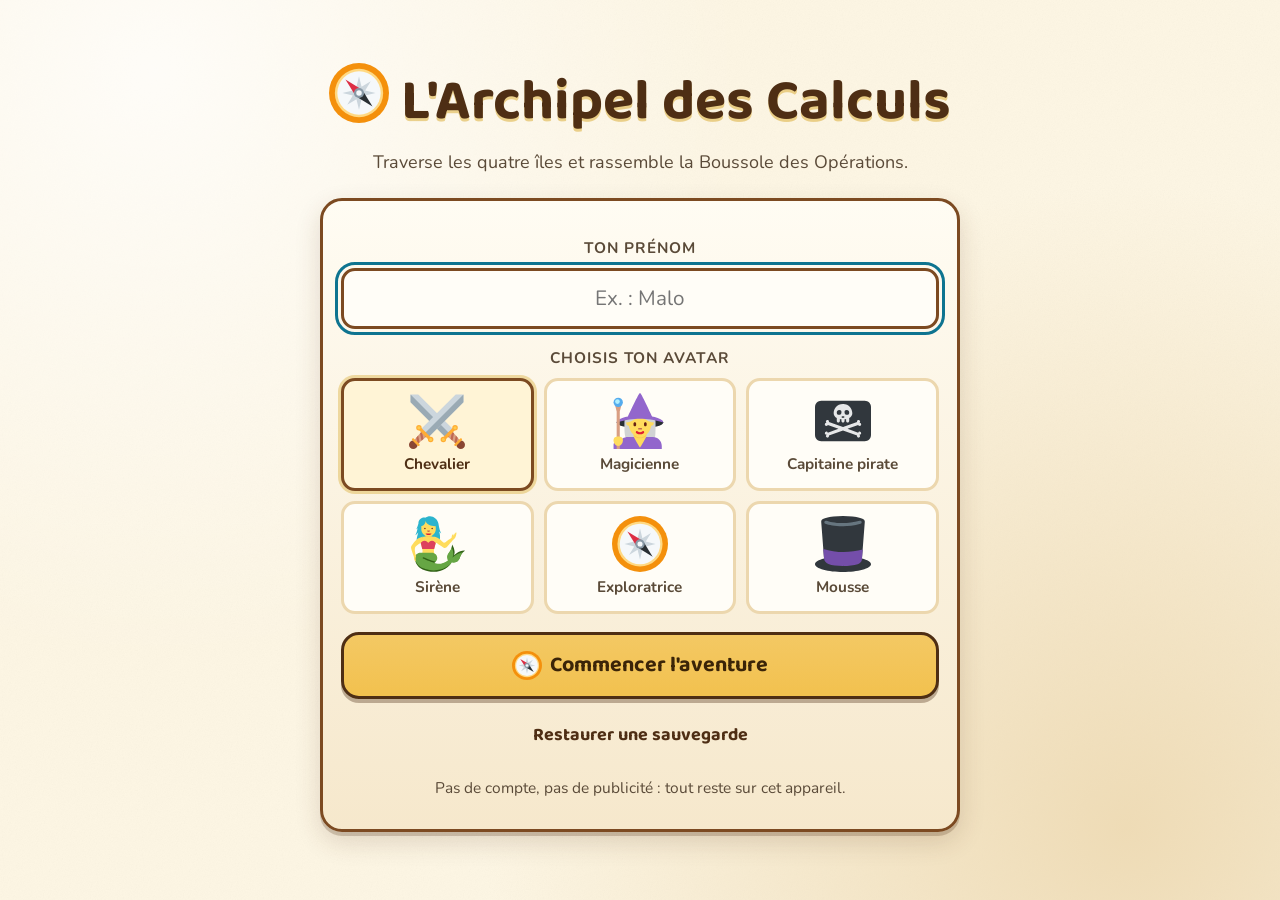
<file: index.html>
<!DOCTYPE html>
<html lang="fr" data-taille="normal" data-animations="oui">
<head>
  <meta charset="utf-8">
  <meta name="viewport" content="width=device-width, initial-scale=1, viewport-fit=cover">
  <title>L'Archipel des Calculs — calcul mental CM1</title>
  <meta name="description" content="Traverse les quatre îles de l'Archipel des Calculs et rassemble la Boussole des Opérations : additions, soustractions, multiplications, divisions. CM1, sans compte et sans publicité.">
  <meta name="theme-color" content="#fdf6e3">
  <meta name="color-scheme" content="light">
  <link rel="icon" href="assets/img/emoji/boussole.svg" type="image/svg+xml">
  <link rel="stylesheet" href="assets/css/tokens.css">
  <link rel="stylesheet" href="assets/css/base.css">
  <link rel="stylesheet" href="assets/css/components.css">
</head>
<body>

  <a class="evitement" href="#principal">Aller au contenu</a>

  <main class="app" id="principal">
    <section class="screen" id="screen-home" aria-label="Accueil"></section>
    <section class="screen" id="screen-profils" aria-label="Choix du joueur"></section>
    <section class="screen" id="screen-map" aria-label="Carte de l'archipel"></section>
    <section class="screen" id="screen-ile" aria-label="Île"></section>
    <section class="screen" id="screen-quete" aria-label="Quête"></section>
    <section class="screen" id="screen-resultat" aria-label="Résultat de la quête"></section>
    <section class="screen" id="screen-essai" aria-label="Atelier des énoncés"></section>
    <section class="screen" id="screen-boutique" aria-label="Boutique"></section>
    <section class="screen" id="screen-tables" aria-label="Salle des tables"></section>
    <section class="screen" id="screen-carnet" aria-label="Carnet de bord"></section>
    <section class="screen" id="screen-reglages" aria-label="Réglages"></section>
    <section class="screen" id="screen-parent" aria-label="Espace parent"></section>
  </main>

  <noscript>
    <div class="carte" style="max-width:560px;margin:40px auto">
      <h1>JavaScript est nécessaire</h1>
      <p>Cette aventure fonctionne entièrement dans ton navigateur, sans serveur. Active JavaScript pour jouer.</p>
    </div>
  </noscript>

  <div id="toast" class="toast" role="status" aria-live="polite"></div>
  <div id="pluie" class="pluie" aria-hidden="true"></div>
  <div id="modale" class="modale" hidden></div>

  <!-- 1. Contenu : registre, compétences, énoncés, îles, progression -->
  <script src="content/registry.js"></script>
  <script src="content/competences.js"></script>

  <script src="content/iles/addition.js"></script>
  <script src="content/iles/soustraction.js"></script>
  <script src="content/iles/multiplication.js"></script>
  <script src="content/iles/division.js"></script>

  <script src="content/enonces/addition.js"></script>
  <script src="content/enonces/soustraction.js"></script>
  <script src="content/enonces/multiplication.js"></script>
  <script src="content/enonces/division.js"></script>

  <script src="content/curriculum.js"></script>

  <!-- 2. Moteur : sauvegarde, état, audio, mémoire, générateur -->
  <script src="engine/storage.js"></script>
  <script src="engine/state.js"></script>
  <script src="engine/audio.js"></script>
  <script src="engine/srs.js"></script>
  <script src="engine/generateur.js"></script>
  <script src="engine/leurres.js"></script>
  <script src="engine/exercises.js"></script>
  <script src="engine/feedback.js"></script>
  <script src="engine/rewards.js"></script>
  <script src="engine/session.js"></script>

  <!-- 3. Interface : pictos, briques, routeur, écrans -->
  <script src="assets/icons-inline.js"></script>
  <script src="ui/components.js"></script>
  <script src="ui/router.js"></script>
  <script src="ui/screens/home.js"></script>
  <script src="ui/screens/profils.js"></script>
  <script src="ui/screens/map.js"></script>
  <script src="ui/screens/ile.js"></script>
  <script src="ui/screens/quete.js"></script>
  <script src="ui/screens/resultat.js"></script>
  <script src="ui/screens/essai.js"></script>
  <script src="ui/screens/boutique.js"></script>
  <script src="ui/screens/tables.js"></script>
  <script src="ui/screens/carnet.js"></script>
  <script src="ui/screens/reglages.js"></script>
  <script src="ui/screens/parent.js"></script>

  <!-- 4. Démarrage -->
  <script src="main.js"></script>
</body>
</html>
</file>
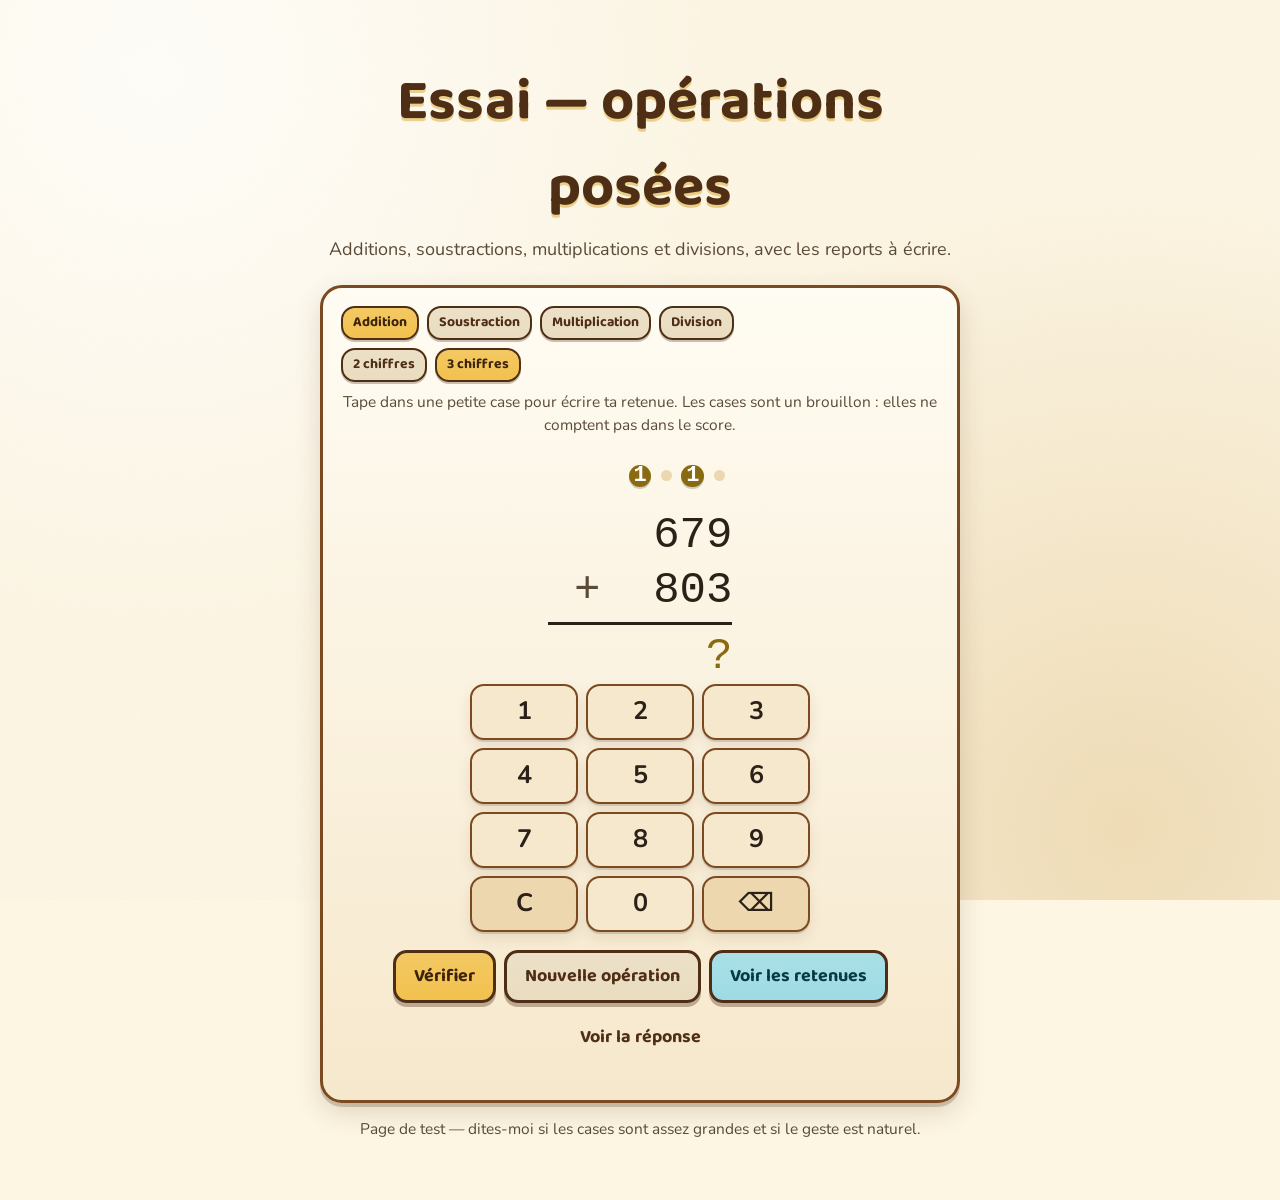
<file: essai-retenues.html>
<!DOCTYPE html>
<html lang="fr" data-taille="normal" data-animations="oui">
<head>
  <meta charset="utf-8">
  <meta name="viewport" content="width=device-width, initial-scale=1, viewport-fit=cover">
  <title>Essai — opérations posées</title>
  <meta name="description" content="Page d'essai : additions, soustractions, multiplications et divisions posées, avec les reports à écrire.">
  <meta name="theme-color" content="#fdf6e3">
  <link rel="icon" href="assets/img/emoji/boussole.svg" type="image/svg+xml">
  <link rel="stylesheet" href="assets/css/tokens.css">
  <link rel="stylesheet" href="assets/css/base.css">
  <link rel="stylesheet" href="assets/css/components.css">
  <style>
    /* Page d'essai : on grossit tout pour bien juger les cases. */
    #zone .pose { font-size: 44px; }
    #zone .pose__case { height: 1.35em; }
    #zone .potence { font-size: 46px; }
    @media (max-width: 620px) { #zone .potence { font-size: 34px; } }
    @media (max-width: 440px) { #zone .potence { font-size: 28px; } }
    .essai-mode { display: flex; gap: 8px; flex-wrap: wrap; margin-bottom: 8px; }
    .essai-note { font-size: var(--taille-petit); }
    #retour { min-height: 8px; }
    .potence-zone { display: flex; flex-direction: column; align-items: center; gap: 12px; max-width: 100%; overflow-x: auto; }
  </style>
</head>
<body>

  <main class="app">
    <div class="accueil">
      <div class="accueil__logo">Essai — opérations posées</div>
      <p class="accueil__sous-titre">
        Additions, soustractions, multiplications et divisions, avec les reports à écrire.
      </p>

      <div class="carte">
        <div class="essai-mode">
          <button class="btn btn--primaire btn--petit" data-op="addition">Addition</button>
          <button class="btn btn--secondaire btn--petit" data-op="soustraction">Soustraction</button>
          <button class="btn btn--secondaire btn--petit" data-op="multiplication">Multiplication</button>
          <button class="btn btn--secondaire btn--petit" data-op="division">Division</button>
        </div>
        <div class="essai-mode">
          <button class="btn btn--secondaire btn--petit" data-chiffres="deux">2 chiffres</button>
          <button class="btn btn--primaire btn--petit" data-chiffres="trois">3 chiffres</button>
        </div>

        <p class="discret essai-note" style="margin:6px 0">
          <span id="aide">Tape dans une petite case pour écrire ta retenue.</span>
          <span id="aide-note">Les cases sont un brouillon : elles ne comptent pas dans le score.</span>
        </p>

        <div class="pose-zone">
          <div id="zone"></div>
        </div>

        <div class="pave espace-haut-sm" id="pave" role="group" aria-label="Clavier numérique">
          <button class="pave__touche" data-chiffre="1">1</button>
          <button class="pave__touche" data-chiffre="2">2</button>
          <button class="pave__touche" data-chiffre="3">3</button>
          <button class="pave__touche" data-chiffre="4">4</button>
          <button class="pave__touche" data-chiffre="5">5</button>
          <button class="pave__touche" data-chiffre="6">6</button>
          <button class="pave__touche" data-chiffre="7">7</button>
          <button class="pave__touche" data-chiffre="8">8</button>
          <button class="pave__touche" data-chiffre="9">9</button>
          <button class="pave__touche pave__touche--outil" data-action="effacer-tout" aria-label="Tout effacer">C</button>
          <button class="pave__touche" data-chiffre="0">0</button>
          <button class="pave__touche pave__touche--outil" data-action="effacer" aria-label="Effacer">⌫</button>
        </div>

        <div class="rangee espace-haut" style="flex-wrap:wrap;gap:8px;justify-content:center">
          <button class="btn btn--primaire" data-action="valider">Vérifier</button>
          <button class="btn btn--secondaire" data-action="nouvelle">Nouvelle opération</button>
          <button class="btn btn--mer" data-action="reveler"><span id="libelle-reveler">Voir les retenues</span></button>
          <button class="btn btn--fantome" data-action="solution">Voir la réponse</button>
        </div>

        <div class="zone-feedback espace-haut-sm" id="retour"></div>
      </div>

      <p class="discret center" style="margin-top:14px">
        Page de test — dites-moi si les cases sont assez grandes et si le geste est naturel.
      </p>
    </div>
  </main>

  <script>window.Quete = window.Quete || {};</script>
  <script src="engine/generateur.js"></script>
  <script src="ui/components.js"></script>
  <script src="engine/exercises.js"></script>
  <script>
    (function () {
      "use strict";
      var Q = window.Quete;

      var MODES = {
        addition: {
          deux: {
            nombres: { a: { min: 24, max: 58 }, b: { min: 17, max: 39 } },
            contraintes: ["a + b <= 100", "retenues(a, b) == 1"]
          },
          trois: {
            nombres: { a: { min: 125, max: 899 }, b: { min: 125, max: 899 } },
            contraintes: ["a + b <= 1500", "retenues(a, b) >= 1", "retenues(a, b) <= 2",
              "a % 10 != 0", "b % 10 != 0"]
          }
        },
        soustraction: {
          deux: {
            nombres: { a: { min: 32, max: 89 }, b: { min: 12, max: 28 } },
            contraintes: ["a > b", "a - b >= 10", "emprunts(a, b) == 1", "a != 2 * b"]
          },
          trois: {
            nombres: { a: { min: 320, max: 890 }, b: { min: 120, max: "a - 1" } },
            contraintes: ["a - b >= 50", "emprunts(a, b) >= 1", "emprunts(a, b) <= 2",
              "b % 10 != 0", "a != 2 * b"]
          }
        },
        multiplication: {
          deux: {
            nombres: { a: { min: 12, max: 48 }, b: { min: 2, max: 5 } },
            contraintes: ["a * b <= 200"]
          },
          trois: {
            nombres: { a: { min: 124, max: 486 }, b: { min: 2, max: 5 } },
            contraintes: ["a * b <= 2500"]
          }
        },
        division: {
          deux: {
            nombres: { q: { min: 3, max: 9 }, b: { min: 3, max: 9 }, r: { min: 0, max: "b - 1" }, a: { calc: "q * b + r" } },
            contraintes: ["a >= 20", "a <= 99"]
          },
          trois: {
            nombres: { q: { min: 11, max: 199 }, b: { min: 2, max: 9 }, r: { min: 0, max: "b - 1" }, a: { calc: "q * b + r" } },
            contraintes: ["a >= 100", "a <= 999", "String(q).indexOf('0') == -1"]
          }
        }
      };

      var op = "addition";
      var taille = "trois";
      var question = null;
      var saisie = "";
      var champs = { quotient: "", reste: "" };
      var champActif = "quotient";
      var essais = 0;
      var divCases = [];
      var divActif = null;

      var zone = document.getElementById("zone");
      var pave = document.getElementById("pave");
      var retour = document.getElementById("retour");
      var aide = document.getElementById("aide");
      var aideNote = document.getElementById("aide-note");
      var libelleReveler = document.getElementById("libelle-reveler");

      function gabarit() {
        var m = MODES[op][taille];
        var signes = { addition: "+", soustraction: "−", multiplication: "×", division: "÷" };
        var reponses = {
          addition: "a + b",
          soustraction: "a - b",
          multiplication: "a * b",
          division: { quotient: "q", reste: "r" }
        };
        var competences = {
          addition: "add.centaines", soustraction: "sub.centaines",
          multiplication: "mul.deuxChiffres", division: "div.reste"
        };
        return {
          id: "essai-pose",
          ile: op === "division" ? "division" : op,
          niveau: 3,
          competence: competences[op],
          mode: "pose",
          nombres: m.nombres,
          contraintes: m.contraintes,
          enonce: "{a} " + signes[op] + " {b}",
          operation: signes[op],
          reponse: reponses[op]
        };
      }

      function majLibelles() {
        var textes = {
          addition: "Tape dans une petite case pour écrire ta retenue.",
          soustraction: "Pour un emprunt : un 1 au-dessus du chiffre du haut, un +1 au-dessus de celui du bas.",
          multiplication: "Tape une case plusieurs fois pour faire monter la retenue (1, 2, 3…).",
          division: "Écris le chiffre du quotient, puis le produit et la différence de chaque étape."
        };
        var notes = {
          addition: "Les cases sont un brouillon : elles ne comptent pas dans le score.",
          soustraction: "Les cases sont un brouillon : elles ne comptent pas dans le score.",
          multiplication: "Les cases sont un brouillon : elles ne comptent pas dans le score.",
          division: "Les chiffres bleus sont déjà descendus ; les cases claires sont à toi."
        };
        aide.textContent = textes[op];
        aideNote.textContent = notes[op];
        libelleReveler.textContent = op === "soustraction" ? "Voir les emprunts"
          : op === "division" ? "Compléter une étape"
          : "Voir les retenues";
      }

      function dire(titre, texte, type) {
        retour.className = "zone-feedback espace-haut-sm";
        retour.innerHTML = '<div class="feedback feedback--' + (type || "ok") + '" role="status">' +
          '<p class="feedback__titre">' + Q.ui.echapper(titre) + "</p>" +
          (texte ? "<p>" + Q.ui.echapper(texte) + "</p>" : "") +
          "</div>";
      }

      function majAffichage() {
        var cible = document.getElementById("pose-resultat");
        if (cible) {
          cible.textContent = saisie || "?";
          cible.classList.toggle("pose__num--vide", !saisie);
        }
      }

      function majChamps() {
        ["quotient", "reste"].forEach(function (c) {
          var el = zone.querySelector('[data-valeur="' + c + '"]');
          if (el) el.textContent = champs[c] || "?";
        });
        Array.prototype.forEach.call(zone.querySelectorAll("[data-champ]"), function (b) {
          b.classList.toggle("actif", b.getAttribute("data-champ") === champActif);
        });
      }

      function lierCases() {
        Array.prototype.forEach.call(zone.querySelectorAll("[data-marque]"), function (b) {
          b.addEventListener("click", function () {
            var cycle = Number(b.getAttribute("data-cycle") || 1);
            var valeur = Number(b.getAttribute("data-valeur") || 0);
            valeur = valeur >= cycle ? 0 : valeur + 1;
            b.setAttribute("data-valeur", valeur);
            b.classList.toggle("pleine", valeur > 0);
            b.setAttribute("aria-pressed", valeur > 0 ? "true" : "false");
            var chiffre = b.querySelector(".pose__chiffre");
            var texte = b.classList.contains("pose__case--bas") ? "+1" : String(valeur);
            if (chiffre) chiffre.textContent = valeur > 0 ? texte : "";
          });
        });
      }

      /* ---------- Potence de division ---------- */

      function divBrancher() {
        divCases = Array.prototype.slice.call(zone.querySelectorAll("[data-role]"))
          .sort(function (a, b) {
            return Number(a.getAttribute("data-ordre")) - Number(b.getAttribute("data-ordre"));
          });
        divCases.forEach(function (b) {
          b.addEventListener("click", function () {
            divActif = b;
            divMajActif();
          });
        });
        divActif = null;
        divMajActif();
      }

      function divMajActif() {
        divCases.forEach(function (b) { b.classList.toggle("actif", b === divActif); });
      }

      function divValeur(b) {
        return b && b.textContent.trim() !== "" ? b.textContent.trim() : "";
      }

      function divPoser(b, c) {
        b.textContent = c;
        b.classList.remove("juste", "faux");
      }

      function divVide(b) {
        return divValeur(b) === "";
      }

      function divEcrire(c) {
        if (!divCases.length) return;
        var b = (divActif && divCases.indexOf(divActif) !== -1) ? divActif : null;
        if (!b) b = divCases.filter(divVide)[0] || divCases[divCases.length - 1];
        divPoser(b, c);
        divActif = b;
        divMajActif();
        var suivante = divCases[divCases.indexOf(b) + 1];
        if (suivante && divVide(suivante)) divActif = suivante;
        divMajActif();
        Q.audio && Q.audio.son && Q.audio.son("page");
      }

      function divEffacer() {
        if (!divCases.length) return;
        var b = divActif || divCases[divCases.length - 1];
        if (divValeur(b) !== "") {
          divPoser(b, "");
        } else {
          var i = divCases.indexOf(b) - 1;
          if (i >= 0) { divActif = divCases[i]; divPoser(divActif, ""); }
        }
        divMajActif();
      }

      function divToutEffacer() {
        divCases.forEach(function (b) { divPoser(b, ""); });
        divActif = null;
        divMajActif();
      }

      function divRemplir(etape) {
        divCases.forEach(function (b) {
          if (Number(b.getAttribute("data-etape")) === etape) {
            divPoser(b, String(b.getAttribute("data-attendu")));
          }
        });
      }

      function divRemplirTout() {
        divCases.forEach(function (b) { divPoser(b, String(b.getAttribute("data-attendu"))); });
      }

      function divEtapeEnCours() {
        if (divActif) return Number(divActif.getAttribute("data-etape"));
        var vide = divCases.filter(divVide)[0];
        return vide ? Number(vide.getAttribute("data-etape")) : null;
      }

      function divVerifier() {
        var vides = 0;
        var faux = 0;
        divCases.forEach(function (b) {
          var v = divValeur(b);
          if (v === "") { vides += 1; return; }
          var ok = v === String(b.getAttribute("data-attendu"));
          b.classList.toggle("juste", ok);
          b.classList.toggle("faux", !ok);
          if (!ok) faux += 1;
        });
        if (vides) {
          dire("Il reste " + vides + " case" + (vides > 1 ? "s" : "") + " à remplir",
            "Écris chaque chiffre : quotient, produit, différence.", "ko");
          return;
        }
        if (faux) {
          essais += 1;
          dire("Presque !", faux + " chiffre" + (faux > 1 ? "s" : "") +
            " à revoir. Les cases vertes sont justes, les orangées non.", "ko");
          return;
        }
        var m = question.potence;
        dire("Bravo !", "Quotient " + m.quotient + ", reste " + m.reste + ".", "ok");
      }

      /* ---------- Saisie des autres opérations ---------- */

      function nouvelle() {
        majLibelles();
        question = Q.generateur.tirer(gabarit());
        saisie = "";
        champs = { quotient: "", reste: "" };
        champActif = "quotient";
        essais = 0;
        divCases = [];
        divActif = null;
        retour.className = "zone-feedback espace-haut-sm";
        retour.innerHTML = "";
        if (op === "division") {
          question.potence = Q.exercices.etapesDivision(question.nombres.a, question.nombres.b);
          zone.innerHTML = '<div class="potence-zone">' +
            Q.exercices.potenceHTML(question) + "</div>";
          divBrancher();
          return;
        }
        zone.innerHTML = Q.exercices.poseHTML(question);
        zone.setAttribute("data-a", question.nombres.a);
        zone.setAttribute("data-b", question.nombres.b);
        majAffichage();
        majChamps();
        lierCases();
      }

      function chiffreMax() {
        return Math.max(String(question.nombres.a).length, String(question.nombres.b).length) + 1;
      }

      function ajouter(c) {
        if (!question) return;
        if (saisie.length >= chiffreMax()) return;
        saisie = c + saisie;
        majAffichage();
      }

      function effacer() {
        if (!question) return;
        saisie = saisie.slice(1);
        majAffichage();
      }

      function effacerTout() {
        saisie = "";
        majAffichage();
        Array.prototype.forEach.call(zone.querySelectorAll("[data-marque]"), function (m) {
          m.setAttribute("data-valeur", "0");
          m.classList.remove("pleine");
          m.setAttribute("aria-pressed", "false");
          var c = m.querySelector(".pose__chiffre");
          if (c) c.textContent = "";
        });
      }

      function valider() {
        if (!question) return;
        if (op === "division") { divVerifier(); return; }
        if (!saisie) { dire("Écris le résultat", "Utilise le clavier pour écrire le nombre.", "ko"); return; }
        if (Number(saisie) === question.reponse) {
          dire("Bravo !", essais === 0 ? "Du premier coup." : "C'est la bonne réponse.", "ok");
        } else {
          essais += 1;
          dire("Ce n'est pas encore ça", "Regarde bien où tu en es dans ton calcul.", "ko");
        }
      }

      function reveler() {
        if (!question) return;
        if (op === "division") {
          var etape = divEtapeEnCours();
          if (etape == null) { dire("Tout est déjà rempli", "Vérifie, puis continue.", "ok"); return; }
          divRemplir(etape);
          dire("Étape " + (etape + 1), "Quotient, produit et différence sont posés.", "ok");
          return;
        }
        var reports = Q.exercices.reportsPose(question);
        var posees = 0;
        Array.prototype.forEach.call(zone.querySelectorAll("[data-marque]"), function (b) {
          var morceaux = String(b.getAttribute("data-marque")).split(":");
          var famille = morceaux[0];
          var col = Number(morceaux[1]);
          var valeur = (reports[famille] && reports[famille][col]) || 0;
          if (valeur > 0) posees += 1;
          b.setAttribute("data-valeur", valeur);
          b.classList.toggle("pleine", valeur > 0);
          b.setAttribute("aria-pressed", valeur > 0 ? "true" : "false");
          var chiffre = b.querySelector(".pose__chiffre");
          var texte = famille === "bas" ? "+1" : String(valeur);
          if (chiffre) chiffre.textContent = valeur > 0 ? texte : "";
        });
        dire(op === "soustraction" ? "Voici où vont les emprunts" : "Voici où vont les retenues",
          posees ? "À toi de terminer le calcul." : "Cette opération n'a besoin d'aucun report.",
          "ok");
      }

      function solution() {
        if (!question) return;
        if (op === "division") {
          divRemplirTout();
          var m = question.potence;
          dire("Quotient " + m.quotient + ", reste " + m.reste + ".",
            question.nombres.a + " ÷ " + question.nombres.b, "ok");
          return;
        }
        dire("La réponse est " + Q.generateur.formatNombre(question.reponse) + ".",
          question.nombres.a + " " + question.operation + " " + question.nombres.b, "ok");
      }

      Array.prototype.forEach.call(pave.querySelectorAll("[data-chiffre]"), function (b) {
        b.addEventListener("click", function () {
          var c = b.getAttribute("data-chiffre");
          if (op === "division") divEcrire(c); else ajouter(c);
        });
      });
      pave.querySelector('[data-action="effacer"]').addEventListener("click", function () {
        if (op === "division") divEffacer(); else effacer();
      });

      Array.prototype.forEach.call(document.querySelectorAll("[data-action]"), function (b) {
        b.addEventListener("click", function () {
          var a = b.getAttribute("data-action");
          if (a === "valider") valider();
          if (a === "nouvelle") nouvelle();
          if (a === "reveler") reveler();
          if (a === "solution") solution();
          if (a === "effacer-tout") {
            if (op === "division") divToutEffacer(); else effacerTout();
          }
        });
      });

      Array.prototype.forEach.call(document.querySelectorAll("[data-op]"), function (b) {
        b.addEventListener("click", function () {
          op = b.getAttribute("data-op");
          Array.prototype.forEach.call(document.querySelectorAll("[data-op]"), function (x) {
            x.className = "btn btn--petit " + (x === b ? "btn--primaire" : "btn--secondaire");
          });
          nouvelle();
        });
      });

      Array.prototype.forEach.call(document.querySelectorAll("[data-chiffres]"), function (b) {
        b.addEventListener("click", function () {
          taille = b.getAttribute("data-chiffres");
          Array.prototype.forEach.call(document.querySelectorAll("[data-chiffres]"), function (x) {
            x.className = "btn btn--petit " + (x === b ? "btn--primaire" : "btn--secondaire");
          });
          nouvelle();
        });
      });

      document.addEventListener("keydown", function (e) {
        if (/^[0-9]$/.test(e.key)) {
          if (op === "division") divEcrire(e.key); else ajouter(e.key);
          e.preventDefault();
        } else if (e.key === "Backspace") {
          if (op === "division") divEffacer(); else effacer();
          e.preventDefault();
        } else if (e.key === "Enter") { valider(); e.preventDefault(); }
      });

      nouvelle();
    })();
  </script>
</body>
</html>
</file>
<file: assets/css/tokens.css>
/* ============================================================
   tokens.css — variables de design (couleurs, tailles, polices)
   Aucune dépendance externe : tout est local et hors ligne.
   ============================================================ */

@font-face {
  font-family: "Baloo 2";
  src: url("../fonts/baloo2-700.woff2") format("woff2");
  font-weight: 700;
  font-style: normal;
  font-display: swap;
}

@font-face {
  font-family: "Nunito";
  src: url("../fonts/nunito-400-700.woff2") format("woff2");
  font-weight: 400 700;
  font-style: normal;
  font-display: swap;
}

:root {
  /* Papier & bois */
  --parchemin: #fdf6e3;
  --parchemin-2: #f6e8cc;
  --parchemin-3: #ecd7ae;
  --bois: #7c4a21;
  --bois-fonce: #4e2e14;
  --bois-clair: #a9713c;
  --or: #d4a017;
  --or-clair: #f2c14e;
  --or-fonce: #8a6a10;
  --mer: #0e7490;
  --mer-fonce: #075966;
  --encre: #2b2118;
  --encre-doux: #5a4a38;
  --succes: #15803d;
  --succes-clair: #dcfce7;
  --erreur: #b45309;
  --erreur-clair: #fef3c7;
  --violet: #6d28d9;

  /* Pronoms (repère de couleur constant) */
  --p-je: #1e3a8a;
  --p-il: #2563eb;
  --p-nous: #047857;
  --p-ils: #6d28d9;

  /* Formes */
  --r: 14px;
  --r-lg: 22px;
  --r-pilule: 999px;
  --ombre: 0 4px 0 rgba(78, 46, 20, 0.22), 0 10px 26px rgba(78, 46, 20, 0.16);
  --ombre-douce: 0 2px 0 rgba(78, 46, 20, 0.16), 0 6px 14px rgba(78, 46, 20, 0.1);
  --ombre-enfonce: inset 0 2px 0 rgba(255, 255, 255, 0.25), inset 0 -3px 0 rgba(0, 0, 0, 0.18);

  /* Typographie */
  --police-titre: "Baloo 2", "Trebuchet MS", system-ui, sans-serif;
  --police-texte: "Nunito", "Segoe UI", system-ui, sans-serif;
  --taille-base: 18px;
  --taille-petit: 0.86rem;
  --taille-grand: 1.18rem;
  --taille-question: 1.55rem;

  /* Divers */
  --largeur: 1080px;
  --transition: 160ms ease;
  --motif-papier: url("data:image/svg+xml;utf8,<svg xmlns='http://www.w3.org/2000/svg' width='140' height='140'><filter id='n'><feTurbulence type='fractalNoise' baseFrequency='0.85' numOctaves='3' stitchTiles='stitch'/><feColorMatrix type='saturate' values='0'/></filter><rect width='140' height='140' filter='url(%23n)' opacity='0.055'/></svg>");
}

/* Tailles de texte (réglage enfant) */
html[data-taille="petit"] {
  --taille-base: 16px;
  --taille-question: 1.35rem;
}
html[data-taille="grand"] {
  --taille-base: 21px;
  --taille-question: 1.8rem;
}

/* Animations désactivées */
html[data-animations="non"] *,
html[data-animations="non"] *::before,
html[data-animations="non"] *::after {
  animation-duration: 0.001ms !important;
  animation-iteration-count: 1 !important;
  transition-duration: 0.001ms !important;
}
</file>
<file: assets/css/base.css>
/* ============================================================
   base.css — remise à zéro, fond parchemin, typographie, layout
   ============================================================ */

*,
*::before,
*::after {
  box-sizing: border-box;
}

html {
  font-size: var(--taille-base);
  -webkit-text-size-adjust: 100%;
}

body {
  margin: 0;
  min-height: 100vh;
  font-family: var(--police-texte);
  color: var(--encre);
  line-height: 1.5;
  background-color: var(--parchemin);
  background-image:
    radial-gradient(circle at 12% 8%, rgba(255, 255, 255, 0.75), transparent 42%),
    radial-gradient(circle at 88% 92%, rgba(236, 215, 174, 0.85), transparent 46%),
    var(--motif-papier);
  background-attachment: fixed;
}

h1, h2, h3, h4 {
  font-family: var(--police-titre);
  line-height: 1.15;
  margin: 0 0 0.4em;
  color: var(--bois-fonce);
  letter-spacing: 0.2px;
}

h1 { font-size: clamp(1.7rem, 4vw, 2.6rem); }
h2 { font-size: clamp(1.3rem, 2.6vw, 1.8rem); }
h3 { font-size: 1.15rem; }

p { margin: 0 0 0.8em; }

a {
  color: var(--mer-fonce);
  text-underline-offset: 3px;
}

img { max-width: 100%; }

button, input, select, textarea {
  font: inherit;
  color: inherit;
}

/* Accessibilité : focus toujours visible */
:focus-visible {
  outline: 3px solid var(--mer);
  outline-offset: 3px;
  border-radius: 6px;
}

/* Lien d'évitement */
.evitement {
  position: absolute;
  left: -999px;
  top: 8px;
  z-index: 50;
  background: var(--or-clair);
  color: var(--encre);
  padding: 10px 16px;
  border-radius: var(--r);
  font-weight: 700;
}
.evitement:focus { left: 12px; }

/* Conteneur général */
.app {
  width: 100%;
  max-width: var(--largeur);
  margin: 0 auto;
  padding: 14px clamp(10px, 3vw, 24px) 48px;
}

.screen { display: none; }
.screen.actif {
  display: block;
  animation: apparait 260ms ease;
}

@keyframes apparait {
  from { opacity: 0; transform: translateY(8px); }
  to { opacity: 1; transform: none; }
}

/* Texte utilitaire */
.discret { color: var(--encre-doux); font-size: var(--taille-petit); }
.centre { text-align: center; }
.gras { font-weight: 700; }
.pile > * + * { margin-top: 12px; }
.rangee {
  display: flex;
  align-items: center;
  gap: 12px;
  flex-wrap: wrap;
}
.rangee--droite { justify-content: flex-end; }
.rangee--entre { justify-content: space-between; }
.pousse { margin-left: auto; }

/* Pronoms : couleur + repère redondant (jamais la couleur seule) */
.pronom { font-weight: 700; }
.pronom--je { color: var(--p-je); text-decoration: underline; text-decoration-thickness: 2px; text-underline-offset: 3px; }
.pronom--il { color: var(--p-il); text-decoration: underline dotted; text-decoration-thickness: 2px; text-underline-offset: 3px; }
.pronom--nous { color: var(--p-nous); text-decoration: underline double; text-decoration-thickness: 2px; text-underline-offset: 3px; }
.pronom--ils { color: var(--p-ils); text-decoration: underline wavy; text-decoration-thickness: 2px; text-underline-offset: 3px; }

/* Icônes monochromes teintées (game-icons), intégrées en SVG inline
   par assets/icons-inline.js. */
.ico {
  display: inline-block;
  width: 1.3em;
  height: 1.3em;
  flex: none;
  fill: currentColor;
  vertical-align: -0.18em;
}

/* Emoji vectoriel (Twemoji) */
.emoji {
  width: 1.35em;
  height: 1.35em;
  vertical-align: -0.22em;
  display: inline-block;
}

.sr-only {
  position: absolute;
  width: 1px;
  height: 1px;
  padding: 0;
  margin: -1px;
  overflow: hidden;
  clip: rect(0 0 0 0);
  white-space: nowrap;
  border: 0;
}

@media (prefers-reduced-motion: reduce) {
  *, *::before, *::after {
    animation-duration: 0.001ms !important;
    animation-iteration-count: 1 !important;
    transition-duration: 0.001ms !important;
    scroll-behavior: auto !important;
  }
}
</file>
<file: assets/css/components.css>
/* ============================================================
   components.css — boutons, cartes, HUD, quête, carte, boutique…
   ============================================================ */

/* ---------- HUD ---------- */
.hud {
  position: sticky;
  top: 0;
  z-index: 20;
  display: flex;
  align-items: center;
  gap: 10px;
  flex-wrap: wrap;
  padding: 8px 12px;
  margin-bottom: 18px;
  border: 3px solid var(--bois);
  border-radius: var(--r-pilule);
  background: linear-gradient(180deg, #fffaf0, var(--parchemin-2));
  box-shadow: var(--ombre-douce);
}

.hud__profil {
  display: flex;
  align-items: center;
  gap: 8px;
  min-width: 0;
}

.hud__avatar {
  width: 42px;
  height: 42px;
  border-radius: 50%;
  display: grid;
  place-items: center;
  background: var(--parchemin-3);
  border: 2px solid var(--bois);
  font-size: 1.2rem;
}

.hud__nom {
  font-family: var(--police-titre);
  font-weight: 700;
  font-size: 1.05rem;
  line-height: 1.1;
  max-width: 22ch;
  overflow: hidden;
  text-overflow: ellipsis;
  white-space: nowrap;
}

.hud__rang {
  font-size: 0.72rem;
  color: var(--encre-doux);
  letter-spacing: 0.02em;
}

.hud__compteur {
  display: inline-flex;
  align-items: center;
  gap: 6px;
  padding: 6px 12px;
  border-radius: var(--r-pilule);
  background: var(--parchemin);
  border: 2px solid var(--parchemin-3);
  font-weight: 700;
  font-variant-numeric: tabular-nums;
}

.hud__compteur .ico { color: var(--or); }
.hud__compteur--or { color: var(--bois-fonce); }

/* ---------- Boutons ---------- */
.btn {
  --btn-fond: var(--or-clair);
  --btn-texte: var(--bois-fonce);
  --btn-bord: var(--bois-fonce);
  display: inline-flex;
  align-items: center;
  justify-content: center;
  gap: 8px;
  min-height: 48px;
  padding: 10px 18px;
  border: 3px solid var(--btn-bord);
  border-radius: var(--r);
  background: linear-gradient(180deg, color-mix(in srgb, var(--btn-fond) 88%, white), var(--btn-fond));
  color: var(--btn-texte);
  font-family: var(--police-titre);
  font-weight: 700;
  font-size: 1rem;
  cursor: pointer;
  text-decoration: none;
  box-shadow: 0 4px 0 rgba(78, 46, 20, 0.35);
  transition: transform var(--transition), box-shadow var(--transition), filter var(--transition);
  touch-action: manipulation;
}

.btn:hover { filter: brightness(1.06); transform: translateY(-2px); }
.btn:active { transform: translateY(2px); box-shadow: 0 1px 0 rgba(78, 46, 20, 0.35); }
.btn[disabled] { opacity: 0.45; cursor: not-allowed; transform: none; filter: grayscale(0.4); }

.btn--primaire { --btn-fond: var(--or-clair); --btn-texte: #3b2408; }
.btn--secondaire { --btn-fond: #e9dcc0; --btn-texte: var(--bois-fonce); }
.btn--mer { --btn-fond: #9edbe4; --btn-texte: #073a44; }
.btn--danger { --btn-fond: #f3c3a3; --btn-texte: #6b2c0b; }
.btn--fantome {
  background: transparent;
  border-color: transparent;
  box-shadow: none;
  color: var(--bois-fonce);
}
.btn--fantome:hover { background: rgba(124, 74, 33, 0.08); }
.btn--lg { min-height: 62px; font-size: 1.2rem; padding: 14px 26px; border-radius: 18px; }
.btn--bloc { width: 100%; }
.btn--rond { width: 48px; height: 48px; min-height: 0; padding: 0; border-radius: 50%; }

/* ---------- Cartes ---------- */
.carte {
  position: relative;
  padding: 18px;
  border: 3px solid var(--bois);
  border-radius: var(--r-lg);
  background: linear-gradient(180deg, #fffcf3, var(--parchemin-2));
  box-shadow: var(--ombre);
}

.carte--souple { box-shadow: var(--ombre-douce); border-width: 2px; }
.carte--bois {
  background:
    linear-gradient(180deg, rgba(255, 255, 255, 0.14), rgba(0, 0, 0, 0.12)),
    repeating-linear-gradient(90deg, #8a5627 0 14px, #7c4a21 14px 28px);
  color: #fff7e6;
  border-color: var(--bois-fonce);
}
.carte--bois h2, .carte--bois h3 { color: #fff7e6; }
.carte--bois.gardien--vaincu {
  border-color: var(--or);
  box-shadow: 0 0 0 3px rgba(242, 193, 78, 0.4), var(--ombre);
}
.gardien__vaincu {
  display: inline-flex;
  align-items: center;
  gap: 4px;
  margin-left: 8px;
  padding: 2px 8px;
  border-radius: 999px;
  background: var(--succes-clair);
  color: #14532d;
  font-size: 0.7rem;
  font-weight: 700;
  text-transform: uppercase;
  letter-spacing: 0.04em;
  vertical-align: middle;
}
.gardien__vaincu .ico { width: 13px; height: 13px; }

.titre-section {
  display: flex;
  align-items: center;
  gap: 10px;
  margin-bottom: 12px;
}
.titre-section h2 { margin: 0; }

/* ---------- Accueil ---------- */
.accueil {
  max-width: 640px;
  margin: clamp(10px, 5vh, 60px) auto 0;
  text-align: center;
}

.accueil__logo {
  font-family: var(--police-titre);
  font-size: clamp(2rem, 6vw, 3.2rem);
  color: var(--bois-fonce);
  text-shadow: 0 3px 0 rgba(212, 160, 23, 0.45);
  margin-bottom: 4px;
}

.accueil__logo .emoji { width: 1.05em; height: 1.05em; vertical-align: -0.09em; }
.accueil__sous-titre { color: var(--encre-doux); margin-bottom: 22px; }

/* ---------- Choix du joueur ---------- */
.profils-liste { display: grid; gap: 10px; margin-bottom: 4px; }
.profil-choix {
  display: flex;
  align-items: center;
  gap: 12px;
  width: 100%;
  padding: 10px 12px;
  border: 3px solid var(--parchemin-3);
  border-radius: var(--r);
  background: #fffdf7;
  color: inherit;
  font: inherit;
  text-align: left;
  cursor: pointer;
  transition: var(--transition);
}
.profil-choix:hover,
.profil-choix:focus-visible {
  border-color: var(--or);
  transform: translateY(-1px);
}
.profil-choix--actif {
  border-color: var(--or);
  background: #fff8e3;
  box-shadow: 0 3px 0 rgba(212, 160, 23, 0.25);
}
.profil-choix__avatar {
  width: 52px;
  height: 52px;
  flex: none;
  border-radius: 50%;
  display: grid;
  place-items: center;
  background: var(--parchemin);
  border: 2px solid var(--or-clair);
}
.profil-choix__avatar img { width: 38px; height: 38px; }
.profil-choix__corps { display: grid; gap: 1px; flex: 1; min-width: 0; }
.profil-choix__nom {
  font-family: var(--police-titre);
  font-weight: 700;
  color: var(--bois-fonce);
}
.profil-choix__actif {
  display: inline-block;
  padding: 1px 7px;
  border-radius: 999px;
  background: var(--succes-clair);
  color: #14532d;
  font-size: 0.65rem;
  text-transform: uppercase;
  letter-spacing: 0.04em;
}
.profil-choix__meta { font-size: 0.78rem; color: var(--encre-doux); }
.profil-choix__action { font-weight: 700; color: var(--or-fonce); white-space: nowrap; }
@media (max-width: 420px) {
  .profil-choix__action { display: none; }
}
.champ {
  width: 100%;
  min-height: 56px;
  padding: 12px 16px;
  border: 3px solid var(--bois);
  border-radius: var(--r);
  background: #fffdf7;
  font-size: 1.15rem;
  text-align: center;
}

.label {
  display: block;
  font-weight: 700;
  font-size: 0.85rem;
  text-transform: uppercase;
  letter-spacing: 0.06em;
  color: var(--encre-doux);
  margin: 18px 0 8px;
}

.avatars {
  display: grid;
  grid-template-columns: repeat(3, 1fr);
  gap: 10px;
}

.avatar-choix {
  display: flex;
  flex-direction: column;
  align-items: center;
  gap: 4px;
  padding: 12px 6px;
  border: 3px solid var(--parchemin-3);
  border-radius: var(--r);
  background: #fffdf7;
  cursor: pointer;
  transition: var(--transition);
  font-size: 0.85rem;
  font-weight: 700;
  color: var(--encre-doux);
}
.avatar-choix img { width: 56px; height: 56px; }
.avatar-choix:hover { border-color: var(--or); transform: translateY(-2px); }
.avatar-choix.choisi {
  border-color: var(--bois);
  background: #fff4d6;
  color: var(--bois-fonce);
  box-shadow: 0 0 0 3px rgba(212, 160, 23, 0.35);
}

/* ---------- Carte de l'archipel ---------- */
.chemin {
  position: relative;
  display: grid;
  gap: 18px;
  padding: 12px 0 24px;
}
.chemin::before {
  content: "";
  position: absolute;
  left: 50%;
  top: 0;
  bottom: 0;
  border-left: 4px dashed rgba(124, 74, 33, 0.32);
  transform: translateX(-50%);
}

.noeud {
  position: relative;
  display: flex;
  align-items: center;
  gap: 14px;
  width: min(460px, 94%);
  padding: 12px;
  border: 3px solid var(--bois);
  border-radius: var(--r-lg);
  background: linear-gradient(180deg, #fffcf3, var(--parchemin-2));
  box-shadow: var(--ombre);
  cursor: pointer;
  text-align: left;
  transition: transform var(--transition), box-shadow var(--transition);
}
.noeud:nth-child(odd) { justify-self: start; }
.noeud:nth-child(even) { justify-self: end; }
.noeud:hover { transform: translateY(-3px) scale(1.01); }

.noeud__vignette {
  width: 92px;
  height: 72px;
  flex: none;
  border-radius: var(--r);
  border: 2px solid var(--bois-clair);
  background-size: cover;
  background-position: center;
  box-shadow: inset 0 0 0 3px rgba(255, 255, 255, 0.35);
}

/* Le cadenas est posé en absolu à droite : on lui réserve la place
   pour que le titre ne passe jamais dessous. */
.noeud__corps { min-width: 0; flex: 1; display: block; padding-right: 26px; }
.noeud__nom { display: block; font-family: var(--police-titre); font-size: 1.1rem; color: var(--bois-fonce); margin: 0; line-height: 1.2; }
.noeud__temps { display: block; font-size: 0.8rem; color: var(--encre-doux); margin-top: 2px; line-height: 1.3; }
.noeud__pied { display: flex; align-items: center; gap: 8px; margin-top: 6px; flex-wrap: wrap; }

.noeud--verrou { filter: grayscale(0.75); opacity: 0.72; cursor: not-allowed; }
.noeud--verrou:hover { transform: none; }

.noeud__cadenas {
  position: absolute;
  top: 10px;
  right: 12px;
  color: var(--encre-doux);
}

.aiguille-pilule {
  display: inline-flex;
  align-items: center;
  gap: 5px;
  font-size: 0.76rem;
  font-weight: 700;
  padding: 3px 9px;
  border-radius: var(--r-pilule);
  background: var(--succes-clair);
  color: #14532d;
  border: 1px solid #86efac;
}
.aiguille-pilule--vide {
  background: #f1eadd;
  color: #8a7a63;
  border-color: #d8c9ac;
}

/* ---------- Étoiles ---------- */
.etoiles { display: inline-flex; gap: 3px; align-items: center; }
/* Étoile en SVG inline (couleur du texte). */
.etoile {
  display: inline-block;
  width: 1.1em;
  height: 1.1em;
  flex: none;
  color: #d9cbb0;
  fill: currentColor;
}
.etoile--pleine { color: var(--or); filter: drop-shadow(0 1px 0 rgba(138, 106, 16, 0.6)); }

/* ---------- Entête d'île ---------- */
.ile-entete {
  position: relative;
  min-height: 210px;
  border-radius: var(--r-lg);
  border: 3px solid var(--bois);
  background-size: cover;
  background-position: center;
  box-shadow: var(--ombre);
  overflow: hidden;
  display: flex;
  align-items: flex-end;
  margin-bottom: 18px;
}
.ile-entete__voile {
  width: 100%;
  padding: 46px 18px 14px;
  background: linear-gradient(180deg, transparent, rgba(43, 33, 24, 0.82));
  color: #fff7e6;
}
.ile-entete__voile h1 { color: #fff7e6; margin-bottom: 2px; }
.ile-entete__voile p { margin: 0; color: #f3e5c8; font-size: 0.95rem; max-width: 60ch; }

/* ---------- Niveaux ---------- */
.niveau-ligne {
  display: flex;
  align-items: center;
  gap: 14px;
  padding: 12px 14px;
  border: 2px solid var(--parchemin-3);
  border-radius: var(--r);
  background: #fffdf7;
  transition: var(--transition);
}
.niveau-ligne + .niveau-ligne { margin-top: 10px; }
.niveau-ligne:hover { border-color: var(--or); }

.niveau-ligne__num {
  width: 42px;
  height: 42px;
  flex: none;
  display: grid;
  place-items: center;
  border-radius: 50%;
  background: var(--parchemin-3);
  border: 2px solid var(--bois);
  font-family: var(--police-titre);
  font-weight: 700;
  color: var(--bois-fonce);
}
.niveau-ligne__corps { flex: 1; min-width: 0; }
.niveau-ligne__titre { font-weight: 700; color: var(--bois-fonce); }
.niveau-ligne__meta { font-size: 0.8rem; color: var(--encre-doux); }
.niveau-ligne--verrou { opacity: 0.6; }

/* ---------- Quête ---------- */
.quete { max-width: 760px; margin: 0 auto; }

/* Les écrans de jeu se centrent verticalement quand la fenêtre est
   haute ; ils grandissent normalement si le contenu dépasse. */
#screen-quete.actif,
#screen-resultat.actif {
  min-height: calc(100vh - 120px);
  display: flex;
  flex-direction: column;
  justify-content: center;
  align-items: center;
}

/* En colonne flex, les marges automatiques empêchent l'étirement :
   on rend la largeur explicite pour retrouver la mise en page. */
#screen-quete.actif > .quete,
#screen-resultat.actif > .resultat { width: 100%; }

.quete__barre {
  display: flex;
  align-items: center;
  gap: 12px;
  margin-bottom: 14px;
}

.segments {
  display: flex;
  gap: 5px;
  flex: 1;
  list-style: none;
  padding: 0;
  margin: 0;
}
.segments li {
  flex: 1;
  height: 12px;
  border-radius: 6px;
  background: var(--parchemin-3);
  border: 1px solid #d8c9ac;
}
.segments li.fait { background: var(--succes); border-color: #14532d; }
.segments li.encours { background: var(--or); border-color: var(--or-fonce); }

.quete__compteur {
  font-weight: 700;
  font-size: 0.85rem;
  color: var(--encre-doux);
  white-space: nowrap;
}

.question-cadre { padding: 22px 20px; }

.texte-phrase {
  font-family: var(--police-titre);
  font-size: var(--taille-question);
  line-height: 1.5;
  margin: 0 0 6px;
  color: var(--encre);
}

.trou {
  display: inline-block;
  min-width: 3.2em;
  border-bottom: 4px solid var(--or);
  text-align: center;
  font-weight: 700;
  color: var(--or-fonce);
  padding: 0 6px;
}
.trou--rempli { color: var(--succes); border-bottom-color: var(--succes); }

.verbe-inf {
  display: inline-flex;
  align-items: center;
  gap: 6px;
  margin: 10px 0 0;
  padding: 4px 12px;
  border-radius: var(--r-pilule);
  background: var(--parchemin);
  border: 2px dashed var(--bois-clair);
  font-size: 0.9rem;
  color: var(--bois-fonce);
  font-weight: 700;
}

.options {
  display: grid;
  gap: 12px;
  margin-top: 20px;
}

.option {
  position: relative;
  display: flex;
  align-items: center;
  gap: 12px;
  width: 100%;
  min-height: 64px;
  padding: 12px 16px;
  border: 3px solid var(--bois);
  border-radius: var(--r);
  background: linear-gradient(180deg, #fffdf7, #fbf1d9);
  font-size: 1.3rem;
  font-weight: 700;
  color: var(--encre);
  cursor: pointer;
  text-align: left;
  box-shadow: 0 4px 0 rgba(78, 46, 20, 0.25);
  transition: transform var(--transition), box-shadow var(--transition), background var(--transition);
}
.option:hover { transform: translateY(-2px); border-color: var(--or-fonce); }
.option:active { transform: translateY(1px); box-shadow: 0 1px 0 rgba(78, 46, 20, 0.25); }

.option__lettre {
  width: 32px;
  height: 32px;
  flex: none;
  display: grid;
  place-items: center;
  border-radius: 50%;
  background: var(--parchemin-3);
  border: 2px solid var(--bois-clair);
  font-size: 0.9rem;
  color: var(--bois-fonce);
}

.option--bonne {
  border-color: var(--succes);
  background: var(--succes-clair);
  box-shadow: 0 4px 0 #14532d;
}
.option--mauvaise {
  border-color: var(--erreur);
  background: var(--erreur-clair);
  animation: secoue 320ms ease;
  box-shadow: 0 4px 0 #7c2d12;
}
.option--retiree {
  opacity: 0.35;
  text-decoration: line-through;
  pointer-events: none;
  box-shadow: none;
}

@keyframes secoue {
  0%, 100% { transform: translateX(0); }
  25% { transform: translateX(-6px); }
  50% { transform: translateX(6px); }
  75% { transform: translateX(-3px); }
}

/* Assemblage radical + terminaison */
.assemblage {
  display: flex;
  align-items: stretch;
  justify-content: center;
  gap: 8px;
  flex-wrap: wrap;
  margin: 6px 0 16px;
}
.tuile {
  display: inline-flex;
  align-items: center;
  justify-content: center;
  min-width: 74px;
  min-height: 62px;
  padding: 8px 16px;
  border-radius: var(--r);
  border: 3px solid var(--bois);
  background: #fffdf7;
  font-family: var(--police-titre);
  font-size: 1.5rem;
  font-weight: 700;
  color: var(--encre);
}
.tuile--radical { background: #e7f0fb; border-color: #2563eb; color: #1e3a8a; }
.tuile--vide {
  border-style: dashed;
  color: #b9a98c;
  background: #fffaf0;
  min-width: 110px;
}
.tuile--vide.remplie { border-style: solid; border-color: var(--succes); color: var(--succes); background: var(--succes-clair); }
.tuile--plus { border: none; background: none; min-width: 0; padding: 0 2px; color: var(--encre-doux); font-size: 1.6rem; }

.terminaisons { display: flex; flex-wrap: wrap; gap: 10px; margin-top: 14px; }
.terminaison {
  min-width: 84px;
  min-height: 54px;
  padding: 8px 16px;
  font-family: var(--police-titre);
  font-size: 1.25rem;
  font-weight: 700;
  border-radius: var(--r);
  border: 3px solid var(--bois);
  background: linear-gradient(180deg, #fffdf7, #fbf1d9);
  color: var(--encre);
  cursor: pointer;
  box-shadow: 0 3px 0 rgba(78, 46, 20, 0.25);
}
.terminaison:hover { border-color: var(--or-fonce); }
.terminaison--bonne { border-color: var(--succes); background: var(--succes-clair); }
.terminaison--mauvaise { border-color: var(--erreur); background: var(--erreur-clair); }

/* Aides */
.aides {
  display: flex;
  gap: 8px;
  flex-wrap: wrap;
  margin-top: 14px;
  padding-top: 14px;
  border-top: 2px dashed var(--parchemin-3);
}
.aide-btn {
  display: inline-flex;
  align-items: center;
  gap: 6px;
  padding: 8px 12px;
  border-radius: var(--r-pilule);
  border: 2px solid var(--parchemin-3);
  background: #fffdf7;
  font-size: 0.82rem;
  font-weight: 700;
  color: var(--encre-doux);
  cursor: pointer;
}
.aide-btn:hover { border-color: var(--or); color: var(--bois-fonce); }
.aide-btn[disabled] { opacity: 0.45; cursor: not-allowed; }

/* Feedback */
.feedback {
  margin-top: 16px;
  padding: 14px 16px;
  border-radius: var(--r);
  border-left: 6px solid var(--encre-doux);
  background: var(--parchemin);
  animation: apparait 200ms ease;
}
.feedback--ok { border-left-color: var(--succes); background: var(--succes-clair); }
.feedback--ko { border-left-color: var(--erreur); background: var(--erreur-clair); }
.feedback__titre {
  font-family: var(--police-titre);
  font-weight: 700;
  font-size: 1.05rem;
  margin: 0 0 2px;
  color: var(--encre);
}
.feedback p { margin: 0; }
.feedback__regle { margin-top: 6px !important; font-size: 0.92rem; color: var(--encre-doux); }

.zone-feedback { min-height: 0; }

/* ---------- Résultat ---------- */
.resultat { max-width: 620px; margin: 0 auto; text-align: center; }
.resultat__etoiles { display: flex; justify-content: center; gap: 10px; margin: 12px 0 6px; }
.resultat__etoiles .etoile { width: 74px; height: 74px; }
.resultat__etoiles .etoile--pleine { animation: pop 420ms cubic-bezier(0.34, 1.56, 0.64, 1) both; }
.resultat__etoiles .etoile--pleine:nth-child(2) { animation-delay: 130ms; }
.resultat__etoiles .etoile--pleine:nth-child(3) { animation-delay: 260ms; }

@keyframes pop {
  from { transform: scale(0.3); opacity: 0; }
  to { transform: scale(1); opacity: 1; }
}

.revoir {
  text-align: left;
  margin-top: 16px;
}
.revoir__ligne {
  display: flex;
  align-items: baseline;
  gap: 8px;
  padding: 8px 0;
  border-bottom: 1px dashed var(--parchemin-3);
  font-size: 0.95rem;
}
.revoir__ligne:last-child { border-bottom: 0; }
.revoir__bonne { color: var(--succes); font-weight: 700; }

/* ---------- Boutique / journal ---------- */
.grille-articles {
  display: grid;
  grid-template-columns: repeat(auto-fill, minmax(220px, 1fr));
  gap: 14px;
}

.article {
  display: flex;
  flex-direction: column;
  align-items: center;
  text-align: center;
  gap: 6px;
  padding: 16px 14px;
  border: 3px solid var(--bois);
  border-radius: var(--r-lg);
  background: linear-gradient(180deg, #fffcf3, var(--parchemin-2));
  box-shadow: var(--ombre-douce);
}
.article__visuel {
  width: 74px;
  height: 74px;
  display: grid;
  place-items: center;
  border-radius: 50%;
  background: var(--parchemin);
  border: 2px dashed var(--parchemin-3);
  font-size: 1.6rem;
}
.article__visuel img { width: 54px; height: 54px; }
.article__visuel .ico { width: 52px; height: 52px; color: var(--bois-fonce); }
.article__nom { font-family: var(--police-titre); font-weight: 700; color: var(--bois-fonce); }
.article__desc { font-size: 0.82rem; color: var(--encre-doux); min-height: 2.4em; }
.article__prix { display: inline-flex; align-items: center; gap: 5px; font-weight: 700; color: var(--or-fonce); }
.article--possede { border-color: var(--succes); background: #f2fbf4; }
.article--verrou { opacity: 0.72; }

.pastille-possede {
  font-size: 0.72rem;
  font-weight: 700;
  text-transform: uppercase;
  letter-spacing: 0.06em;
  color: #14532d;
  background: var(--succes-clair);
  border: 1px solid #86efac;
  border-radius: var(--r-pilule);
  padding: 2px 8px;
}

/* Badges */
.badges-grille {
  display: grid;
  grid-template-columns: repeat(auto-fill, minmax(132px, 1fr));
  gap: 12px;
}
.badge-item {
  text-align: center;
  padding: 14px 8px;
  border-radius: var(--r);
  border: 2px dashed var(--parchemin-3);
  background: #faf3e2;
  color: var(--encre-doux);
  opacity: 0.62;
}
.badge-item--obtenu {
  opacity: 1;
  border-style: solid;
  border-color: var(--or);
  background: #fff8e3;
  box-shadow: 0 3px 0 rgba(212, 160, 23, 0.4);
}
.badge-item__medaille {
  width: 58px;
  height: 58px;
  margin: 0 auto 6px;
  display: grid;
  place-items: center;
  border-radius: 50%;
  background: var(--parchemin-3);
  color: var(--bois-clair);
}
.badge-item--obtenu .badge-item__medaille { background: var(--or-clair); color: var(--bois-fonce); }
.badge-item__medaille .ico { width: 30px; height: 30px; }
.badge-item__nom { font-family: var(--police-titre); font-weight: 700; font-size: 0.9rem; color: inherit; }
.badge-item__desc { font-size: 0.72rem; line-height: 1.3; }

/* Statistiques */
.stats-grille {
  display: grid;
  grid-template-columns: repeat(auto-fit, minmax(140px, 1fr));
  gap: 10px;
}
.stat {
  padding: 12px;
  border-radius: var(--r);
  background: var(--parchemin);
  border: 2px solid var(--parchemin-3);
  text-align: center;
}
.stat__valeur { font-family: var(--police-titre); font-size: 1.6rem; font-weight: 700; color: var(--bois-fonce); }
.stat__label { font-size: 0.76rem; color: var(--encre-doux); text-transform: uppercase; letter-spacing: 0.05em; }

/* ---------- Parent ---------- */
.panneau {
  padding: 16px;
  border-radius: var(--r);
  border: 2px solid var(--parchemin-3);
  background: #fffdf7;
}
.panneau + .panneau { margin-top: 14px; }
.panneau h3 { margin-top: 0; }

.pin-pave {
  display: grid;
  grid-template-columns: repeat(3, 1fr);
  gap: 10px;
  max-width: 320px;
  margin: 12px auto;
}
.pin-pave .btn { font-size: 1.4rem; min-height: 58px; }

.pin-points {
  display: flex;
  justify-content: center;
  gap: 14px;
  margin: 10px 0 4px;
}
.pin-point {
  width: 16px;
  height: 16px;
  border-radius: 50%;
  border: 2px solid var(--bois);
  background: transparent;
}
.pin-point.plein { background: var(--bois-fonce); }

.ligne-recompense {
  display: grid;
  grid-template-columns: minmax(170px, 250px) minmax(0, 1fr) 92px auto;
  gap: 8px;
  align-items: center;
  margin-bottom: 8px;
}
.rec-icone {
  display: flex;
  align-items: center;
  gap: 6px;
  min-width: 0;
}
.rec-icone__apercu {
  width: 40px;
  height: 40px;
  flex: none;
  display: grid;
  place-items: center;
  border-radius: 10px;
  border: 2px solid var(--parchemin-3);
  background: #fffdf7;
  color: var(--bois-fonce);
}
.rec-icone__apercu .ico { width: 26px; height: 26px; }
.rec-icone select {
  min-height: 44px;
  padding: 6px 8px;
  border-radius: 10px;
  border: 2px solid var(--parchemin-3);
  background: #fffdf7;
  width: 100%;
  font-size: 0.85rem;
  color: var(--encre);
}
.ligne-recompense input {
  min-height: 44px;
  padding: 8px 10px;
  border-radius: 10px;
  border: 2px solid var(--parchemin-3);
  background: #fffdf7;
  width: 100%;
}

.rec-carnet {
  display: flex;
  align-items: center;
  gap: 10px;
  padding: 8px 0;
  border-bottom: 1px dashed var(--parchemin-3);
}
.rec-carnet:last-child { border-bottom: none; }
.rec-carnet__icone {
  width: 38px;
  height: 38px;
  flex: none;
  display: grid;
  place-items: center;
  border-radius: 50%;
  background: var(--or-clair);
  color: var(--bois-fonce);
}
.rec-carnet__icone .ico { width: 24px; height: 24px; }
.rec-carnet__texte { flex: 1; min-width: 0; }
.rec-carnet__nom { font-weight: 700; color: var(--bois-fonce); }
.rec-carnet__meta { font-size: 0.78rem; color: var(--encre-doux); }
.rec-carnet__prix {
  display: inline-flex;
  align-items: center;
  gap: 4px;
  font-weight: 700;
  color: var(--or-fonce);
  white-space: nowrap;
}
.btn--petit {
  min-height: 34px;
  padding: 4px 10px;
  font-size: 0.78rem;
  border-width: 2px;
  box-shadow: 0 2px 0 rgba(78, 46, 20, 0.3);
}

.tableau { width: 100%; border-collapse: collapse; font-size: 0.9rem; }
.tableau th, .tableau td { text-align: left; padding: 8px 6px; border-bottom: 1px dashed var(--parchemin-3); }
.tableau th { font-size: 0.75rem; text-transform: uppercase; letter-spacing: 0.05em; color: var(--encre-doux); }

/* ---------- Bascule ---------- */
.bascule {
  display: flex;
  align-items: center;
  justify-content: space-between;
  gap: 12px;
  padding: 10px 4px;
  border-bottom: 1px dashed var(--parchemin-3);
}
.bascule:last-child { border-bottom: 0; }
.bascule__texte { font-weight: 700; }
.bascule__texte small { display: block; font-weight: 400; color: var(--encre-doux); }
.interrupteur {
  position: relative;
  width: 58px;
  height: 32px;
  flex: none;
  border-radius: var(--r-pilule);
  border: 2px solid var(--bois);
  background: #e5d8bd;
  cursor: pointer;
  transition: background var(--transition);
}
.interrupteur::after {
  content: "";
  position: absolute;
  top: 2px;
  left: 2px;
  width: 24px;
  height: 24px;
  border-radius: 50%;
  background: #fffdf7;
  border: 2px solid var(--bois);
  transition: transform var(--transition);
}
.interrupteur[aria-pressed="true"] { background: var(--succes); }
.interrupteur[aria-pressed="true"]::after { transform: translateX(26px); border-color: #14532d; }

/* ---------- Modale ---------- */
.modale {
  position: fixed;
  inset: 0;
  z-index: 60;
  display: grid;
  place-items: center;
  padding: 16px;
  background: rgba(43, 33, 24, 0.55);
  animation: apparait 160ms ease;
}
.modale[hidden] { display: none; }
.modale__boite {
  width: min(560px, 100%);
  max-height: 90vh;
  overflow: auto;
  padding: 22px;
  border: 3px solid var(--bois);
  border-radius: var(--r-lg);
  background: linear-gradient(180deg, #fffcf3, var(--parchemin-2));
  box-shadow: 0 24px 60px rgba(0, 0, 0, 0.4);
}
.modale__actions { display: flex; gap: 10px; justify-content: flex-end; margin-top: 18px; flex-wrap: wrap; }

/* Parchemin de récompense */
.parchemin-recompense {
  position: relative;
  margin: 10px 0;
  padding: 26px 22px;
  text-align: center;
  border: 2px solid #cbb78d;
  background:
    linear-gradient(180deg, rgba(255, 255, 255, 0.5), transparent 30%),
    var(--parchemin-2);
  box-shadow: inset 0 0 40px rgba(180, 150, 100, 0.35);
}
.parchemin-recompense::before,
.parchemin-recompense::after {
  content: "";
  position: absolute;
  left: -2px;
  right: -2px;
  height: 10px;
  background: repeating-linear-gradient(90deg, #cbb78d 0 8px, transparent 8px 14px);
}
.parchemin-recompense::before { top: -8px; }
.parchemin-recompense::after { bottom: -8px; }
.parchemin-recompense h3 { margin: 6px 0; }
.parchemin-recompense__icone {
  display: grid;
  place-items: center;
  color: var(--or-fonce);
}
.parchemin-recompense__icone .ico { width: 58px; height: 58px; }
.parchemin-recompense__tampon {
  display: inline-block;
  margin-top: 10px;
  padding: 6px 14px;
  border: 3px solid #9b2c2c;
  border-radius: 8px;
  color: #9b2c2c;
  font-family: var(--police-titre);
  font-weight: 700;
  transform: rotate(-4deg);
  letter-spacing: 0.05em;
}

/* ---------- Toast ---------- */
.toast {
  position: fixed;
  left: 50%;
  bottom: 22px;
  transform: translateX(-50%) translateY(20px);
  z-index: 80;
  max-width: min(520px, 92vw);
  padding: 12px 20px;
  border-radius: var(--r-pilule);
  border: 2px solid var(--bois-fonce);
  background: #fff8e3;
  box-shadow: var(--ombre);
  font-weight: 700;
  text-align: center;
  opacity: 0;
  pointer-events: none;
  transition: opacity 200ms ease, transform 200ms ease;
}
.toast.visible { opacity: 1; transform: translateX(-50%) translateY(0); }
.toast--ok { background: var(--succes-clair); }
.toast--ko { background: var(--erreur-clair); }

/* ---------- Pluie de pièces ---------- */
.pluie {
  position: fixed;
  inset: 0;
  z-index: 70;
  pointer-events: none;
  overflow: hidden;
}
.pluie span {
  position: absolute;
  top: -40px;
  font-size: 22px;
  animation: tombe 1.2s ease-in forwards;
}
@keyframes tombe {
  to { transform: translateY(105vh) rotate(320deg); opacity: 0.2; }
}

/* ---------- Divers ---------- */
.encart {
  padding: 12px 14px;
  border-radius: var(--r);
  border: 2px dashed var(--parchemin-3);
  background: #fffaf0;
  font-size: 0.9rem;
  color: var(--encre-doux);
}
.encart--attention { border-color: #f0c88f; background: #fff7e8; color: #7c4a10; }
.encart--info { border-color: #a8d8e0; background: #eefafc; color: #08505c; }
.encart--defi {
  border-style: solid;
  border-color: var(--or);
  background: #fff4d6;
  color: var(--bois-fonce);
  font-weight: 700;
  margin: 0 0 12px;
}

.espace-haut { margin-top: 18px; }
.espace-haut-sm { margin-top: 10px; }

/* ---------- Responsive ---------- */
@media (max-width: 720px) {
  .chemin::before { left: 26px; }
  .noeud { width: 100%; }
  .noeud:nth-child(odd), .noeud:nth-child(even) { justify-self: stretch; }
  .avatars { grid-template-columns: repeat(3, 1fr); }
  .avatar-choix img { width: 44px; height: 44px; }
  .hud__nom { max-width: 12ch; }
  .question-cadre { padding: 16px; }
  .texte-phrase { font-size: 1.35rem; }
  .option { font-size: 1.15rem; }
  .ligne-recompense { grid-template-columns: 1fr 90px; }
  .rec-icone { grid-column: 1 / -1; }
  .ligne-recompense .btn { grid-column: 1 / -1; }
  .ile-entete { min-height: 170px; }
}

@media (max-width: 420px) {
  .app { padding: 10px 10px 40px; }
  .hud { gap: 6px; padding: 6px 8px; }
  .hud__compteur { padding: 4px 8px; font-size: 0.9rem; }
  .noeud__vignette { width: 68px; height: 58px; }
  .stats-grille { grid-template-columns: 1fr 1fr; }
}

/* Impression : seul le parchemin de récompense sort sur papier.
   La classe « modale-ouverte » est posée par Q.ui.modale(). */
@media print {
  @page { margin: 14mm; }

  body { background: #fff; }
  body.modale-ouverte .app,
  .hud, .toast, .pluie, .btn, .modale__actions { display: none !important; }

  .modale { position: static; display: block; background: none; padding: 0; }
  .modale__boite {
    width: 100%;
    max-height: none;
    overflow: visible;
    padding: 0;
    border: none;
    box-shadow: none;
    background: none;
  }

  .parchemin-recompense {
    border: 2px solid #999;
    background: #fff;
    box-shadow: none;
  }
  .parchemin-recompense::before,
  .parchemin-recompense::after { display: none; }
  .parchemin-recompense__tampon { color: #333; border-color: #333; }
}

/* ============================================================
   Atelier des énoncés (lot L1) + affichage des nombres
   ============================================================ */
.nombre {
  font-weight: 700;
  font-variant-numeric: tabular-nums;
}

.signe-op {
  display: inline-block;
  min-width: 1.1em;
  text-align: center;
  font-weight: 700;
  color: var(--bois-fonce);
}

.enonce {
  font-size: var(--taille-question);
  line-height: 1.45;
  margin: 0;
}

.essai-item {
  border: 1px solid var(--parchemin-3);
  border-radius: var(--r);
  background: var(--parchemin-2);
  padding: 12px 14px;
  margin-bottom: 10px;
}

.essai-item__tete {
  display: flex;
  flex-wrap: wrap;
  align-items: center;
  gap: 6px;
  margin-bottom: 8px;
}

.essai-item__rep {
  margin: 8px 0 0;
  font-weight: 700;
  color: var(--succes);
}

.pastille {
  display: inline-block;
  padding: 2px 8px;
  border-radius: var(--r-pilule);
  background: var(--parchemin-3);
  font-size: var(--taille-petit);
}

details.strategies {
  border: 1px solid var(--parchemin-3);
  border-radius: var(--r);
  background: var(--parchemin-2);
  padding: 8px 12px;
  margin-bottom: 8px;
}

details.strategies summary {
  cursor: pointer;
  font-weight: 700;
}

.astuce {
  display: flex;
  gap: 10px;
  padding: 6px 0;
  border-bottom: 1px dashed var(--parchemin-3);
  align-items: baseline;
}

.astuce:last-child { border-bottom: none; }

.astuce__exemple {
  min-width: 84px;
  font-weight: 700;
  font-variant-numeric: tabular-nums;
  color: var(--bois-fonce);
}

/* ============================================================
   Quête : énoncé, pavé numérique, calcul posé, division à 2 champs
   ============================================================ */
.texte-enonce {
  font-size: var(--taille-question);
  line-height: 1.5;
  margin: 6px 0 0;
}

.saisie__ecran {
  display: flex;
  align-items: center;
  justify-content: center;
  min-height: 62px;
  margin: 12px 0;
  border: 2px dashed var(--bois-clair);
  border-radius: var(--r);
  background: #fffdf7;
  font-size: 2rem;
  font-weight: 700;
  font-variant-numeric: tabular-nums;
  letter-spacing: .1em;
}

.pave {
  display: grid;
  grid-template-columns: repeat(3, 1fr);
  gap: 8px;
  max-width: 340px;
  margin: 0 auto;
}

.pave__touche {
  min-height: 56px;
  font-size: 1.4rem;
  font-weight: 700;
  border-radius: var(--r);
  border: 2px solid var(--bois);
  background: var(--parchemin-2);
  color: var(--encre);
  cursor: pointer;
  box-shadow: var(--ombre-douce);
}

.pave__touche:active { transform: translateY(1px); box-shadow: none; }
.pave__touche:disabled { opacity: .45; cursor: default; }
.pave__touche--vide { visibility: hidden; }
.pave__touche--outil { background: var(--parchemin-3); }

.deux-champs {
  display: flex;
  gap: 10px;
  margin: 12px 0 4px;
}

.champ-reponse {
  flex: 1;
  display: flex;
  flex-direction: column;
  gap: 6px;
  padding: 10px;
  border: 2px solid var(--bois-clair);
  border-radius: var(--r);
  background: #fffdf7;
  cursor: pointer;
  color: var(--encre);
}

.champ-reponse.actif {
  border-color: var(--or-fonce);
  box-shadow: 0 0 0 3px rgba(212, 160, 23, .25);
}

.champ-reponse:disabled { opacity: .8; cursor: default; }

.champ-reponse__label {
  font-size: var(--taille-petit);
  text-transform: uppercase;
  letter-spacing: .04em;
  color: var(--encre-doux);
}

.champ-reponse__valeur {
  font-size: 1.8rem;
  font-weight: 700;
  font-variant-numeric: tabular-nums;
}

.pose-zone {
  display: flex;
  flex-direction: column;
  align-items: center;
  gap: 14px;
  margin-top: 10px;
}

.pose {
  font-family: ui-monospace, "Cascadia Mono", Consolas, monospace;
  font-size: 34px;
  line-height: 1.25;
  margin: 0 auto;
  color: var(--encre);
}

.pose__ligne {
  display: flex;
  justify-content: flex-end;
  align-items: baseline;
}

.pose__op {
  width: 2ch;
  text-align: right;
  color: var(--encre-doux);
}

.pose__num {
  display: inline-block;
  min-width: 5ch;
  text-align: right;
  letter-spacing: 0;
}

.pose__regle {
  border-top: 3px solid var(--encre);
  margin: 4px 0;
}

/* Ligne de reports : une bulle par colonne, comme un jeton posé
   au-dessus du chiffre. Vide = un point discret, posée = une bulle.
   "haut" = retenue (1) ou +10 ; "bas" = +1 de compensation. */
.pose__ligne--reports {
  align-items: flex-end;
  min-height: 1.3em;
  margin-bottom: 2px;
}

.pose__case {
  display: inline-flex;
  align-items: center;
  justify-content: center;
  width: 1ch;
  height: 1.3em;
  margin: 0;
  padding: 0;
  border: 0;
  background: none;
  color: #fff;
  font: inherit;
  line-height: 1;
  cursor: pointer;
  vertical-align: bottom;
}

.pose__bulle {
  display: inline-flex;
  align-items: center;
  justify-content: center;
  width: .86ch;
  height: .86ch;
  border-radius: 50%;
  line-height: 1;
}

/* Colonne libre : un point très discret, pas un cadre. */
.pose__case:not(.pleine) .pose__bulle {
  width: .42ch;
  height: .42ch;
  background: var(--parchemin-3);
}

.pose__case:hover:not(.pleine) .pose__bulle {
  background: var(--bois-clair);
}

/* Report posé : une bulle dorée avec son symbole. */
.pose__case.pleine .pose__bulle {
  background: var(--or-fonce);
  box-shadow: 0 2px 0 rgba(0, 0, 0, .18);
}

/* Le +1 de compensation est plus large que la colonne : une pilule. */
.pose__case--bas .pose__bulle {
  width: 1.6ch;
  border-radius: 999px;
}

.pose__case--bas .pose__chiffre { font-size: .42em; }

.pose__case:disabled { cursor: default; }

.pose__chiffre {
  display: block;
  font-size: .5em;
  font-weight: 700;
  line-height: 1;
}

.pose__num--vide { color: var(--or-fonce); }

/* ============================================================
   Division posée : la potence et ses résultats intermédiaires
   ============================================================ */
.potence {
  display: flex;
  align-items: stretch;
  gap: 12px;
  font-family: ui-monospace, "Cascadia Mono", Consolas, monospace;
  font-size: clamp(26px, 7vw, 34px);
  line-height: 1.15;
  color: var(--encre);
  font-variant-numeric: tabular-nums;
}

.potence__gauche { display: flex; align-items: flex-start; }

.potence__grille {
  display: grid;
  align-items: center;
  justify-items: center;
  row-gap: 2px;
  column-gap: 0;
}

.potence__chiffre { display: block; }

/* Chiffre du dividende qui « descend » : bleu, avec une petite flèche. */
.potence__chiffre--descendu {
  color: var(--mer);
  position: relative;
}

.potence__chiffre--descendu::before {
  content: "↓";
  position: absolute;
  top: -0.68em;
  left: 50%;
  transform: translateX(-50%);
  font-size: .5em;
  line-height: 1;
  color: var(--mer);
  opacity: .85;
}

.potence__signe {
  color: var(--encre-doux);
  justify-self: end;
  padding-right: 2px;
}

.potence__trait {
  height: 3px;
  width: 100%;
  background: var(--encre);
  border-radius: 2px;
  align-self: center;
}

.potence__case {
  width: 100%;
  height: 1.18em;
  padding: 0;
  margin: 0;
  border: 2px dashed var(--bois-clair);
  border-radius: 6px;
  background: #fffdf7;
  color: var(--encre);
  font: inherit;
  font-variant-numeric: tabular-nums;
  line-height: 1;
  cursor: pointer;
  display: inline-flex;
  align-items: center;
  justify-content: center;
}

.potence__case:empty { color: transparent; }

.potence__case.actif,
.potence__case:focus-visible {
  outline: none;
  border-style: solid;
  border-color: var(--or-fonce);
  box-shadow: 0 0 0 3px rgba(212, 160, 23, .25);
}

.potence__case.juste {
  border-style: solid;
  border-color: var(--succes);
  background: var(--succes-clair);
}

.potence__case.faux {
  border-style: solid;
  border-color: var(--erreur);
  background: var(--erreur-clair);
}

.potence__case--corrigee {
  border-style: solid;
  border-color: var(--succes);
}

.potence__case:disabled { cursor: default; }

.potence__droite {
  display: flex;
  flex-direction: column;
  align-items: stretch;
  border-left: 3px solid var(--encre);
  padding-left: 14px;
  min-width: 2.2em;
}

.potence__diviseur { text-align: left; padding-left: .1em; }

.potence__trait-droit {
  height: 3px;
  background: var(--encre);
  border-radius: 2px;
  margin: 4px 0 6px;
}

.potence__quotient { display: flex; }
.potence__quotient .potence__case { width: 1.35em; }


/* ============================================================
   Réglages : réglette de vitesse de lecture
   ============================================================ */
.reglette {
  width: 100%;
  margin: 6px 0 2px;
  accent-color: var(--or-fonce);
}

/* ============================================================
   Salle des tables + carte de chaleur (espace parent)
   ============================================================ */
.tables-grille {
  display: grid;
  grid-template-columns: repeat(auto-fit, minmax(96px, 1fr));
  gap: 10px;
}

.table-btn {
  display: flex;
  flex-direction: column;
  align-items: center;
  gap: 2px;
  padding: 14px 8px;
  border: 2px solid var(--bois-clair);
  border-radius: var(--r);
  background: var(--parchemin-2);
  color: var(--encre);
  cursor: pointer;
}

.table-btn strong { font-size: 1.5rem; line-height: 1; }
.table-btn small { color: var(--encre-doux); font-size: var(--taille-petit); }
.table-btn:hover { border-color: var(--bois); }
.table-btn--mixte strong { color: var(--or-fonce); }

.saisie__ecran--vide { color: var(--or-fonce); }

.chaleur {
  width: 100%;
  border-collapse: collapse;
  font-size: var(--taille-petit);
}

.chaleur th,
.chaleur td {
  padding: 6px 8px;
  border: 1px solid var(--parchemin-3);
}

.chaleur thead th { text-align: center; color: var(--encre-doux); font-weight: 700; }
.chaleur tbody th { text-align: left; font-weight: 700; }
.chaleur td { text-align: center; font-weight: 700; }

.chaud-0 { background: #fffdf7; color: var(--encre-doux); }
.chaud-1 { background: #fef3c7; }
.chaud-2 { background: #fcd34d; }
.chaud-3 { background: #f59e0b; color: #fff; }

.erreur-ligne { display: flex; align-items: center; gap: 10px; margin: 6px 0; }
.erreur-ligne__nom { flex: 0 0 45%; font-size: var(--taille-petit); }
.erreur-ligne__barre {
  flex: 1;
  height: 10px;
  border-radius: 5px;
  background: var(--parchemin-3);
  overflow: hidden;
}
.erreur-ligne__barre span { display: block; height: 100%; background: var(--erreur); }
.erreur-ligne__n { min-width: 2ch; text-align: right; font-weight: 700; }
</file>
